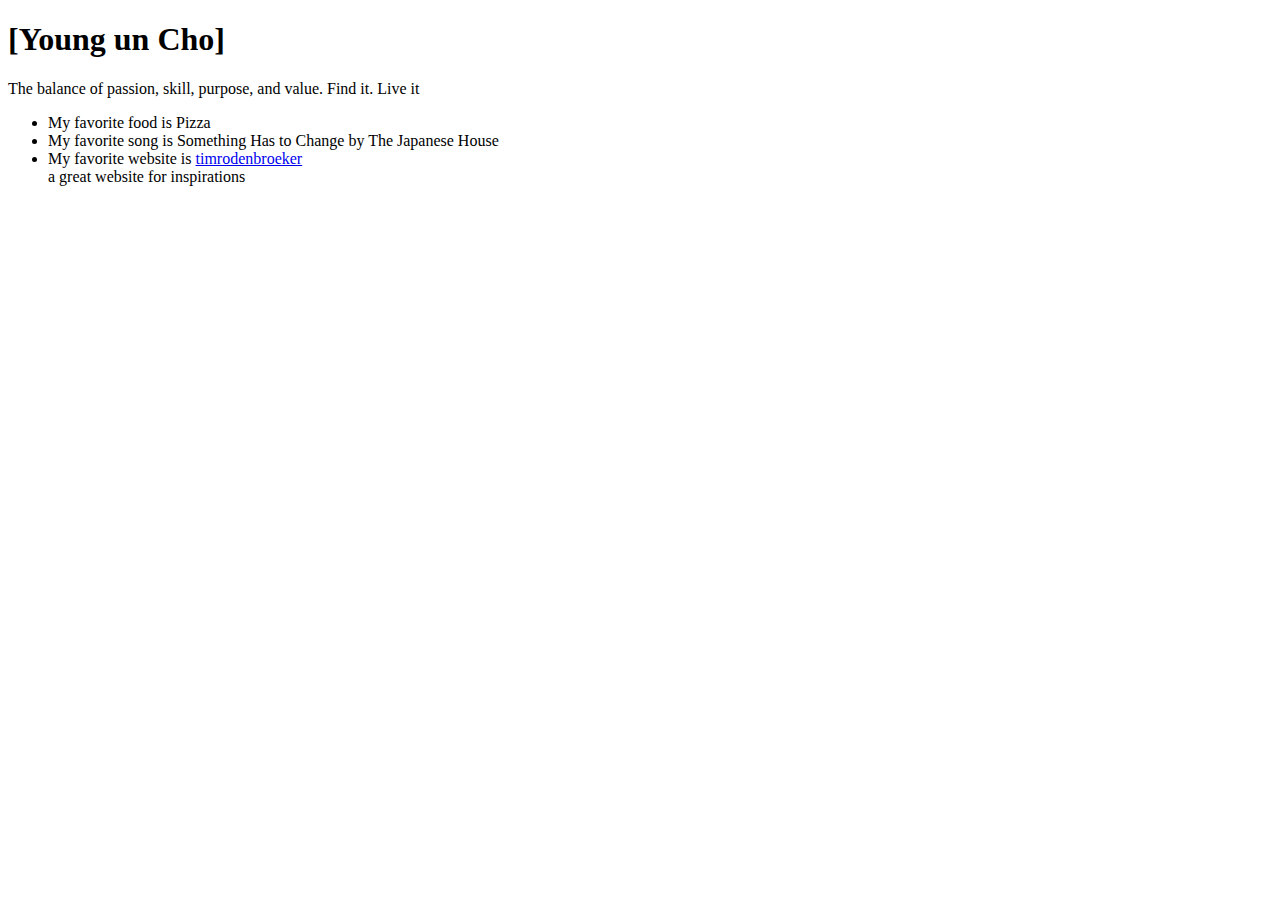
<file: index.html>
<!DOCTYPE html>
<html>

<head>
  <title>[Young un Cho]</title>
  <meta charset="utf-8" />
</head>

<body>

  <!-- this is where my code is-->
  <div id="grid">
    <div id="left-column" class="scroll">  

      <!-- my favorite pokemon -->
      <!-- <img src="https://archives.bulbagarden.net/media/upload/2/24/Spr_2c_054.png" alt="Psyduck" /> -->

      <!-- about me-->
      <h1>[Young un Cho]</h1>  
      <p class="desc">The balance of passion, skill, purpose, and value. Find it. Live it</p>
      <ul>
        <li>My favorite food is Pizza</li>
        <li>My favorite song is Something Has to Change by The Japanese House</li>
        <li>My favorite website is <a href="https://timrodenbroeker.de/category/all/">timrodenbroeker</a></li>a great website for inspirations
      </ul>

    </div>
  </div>
</body>
</html>
</file>
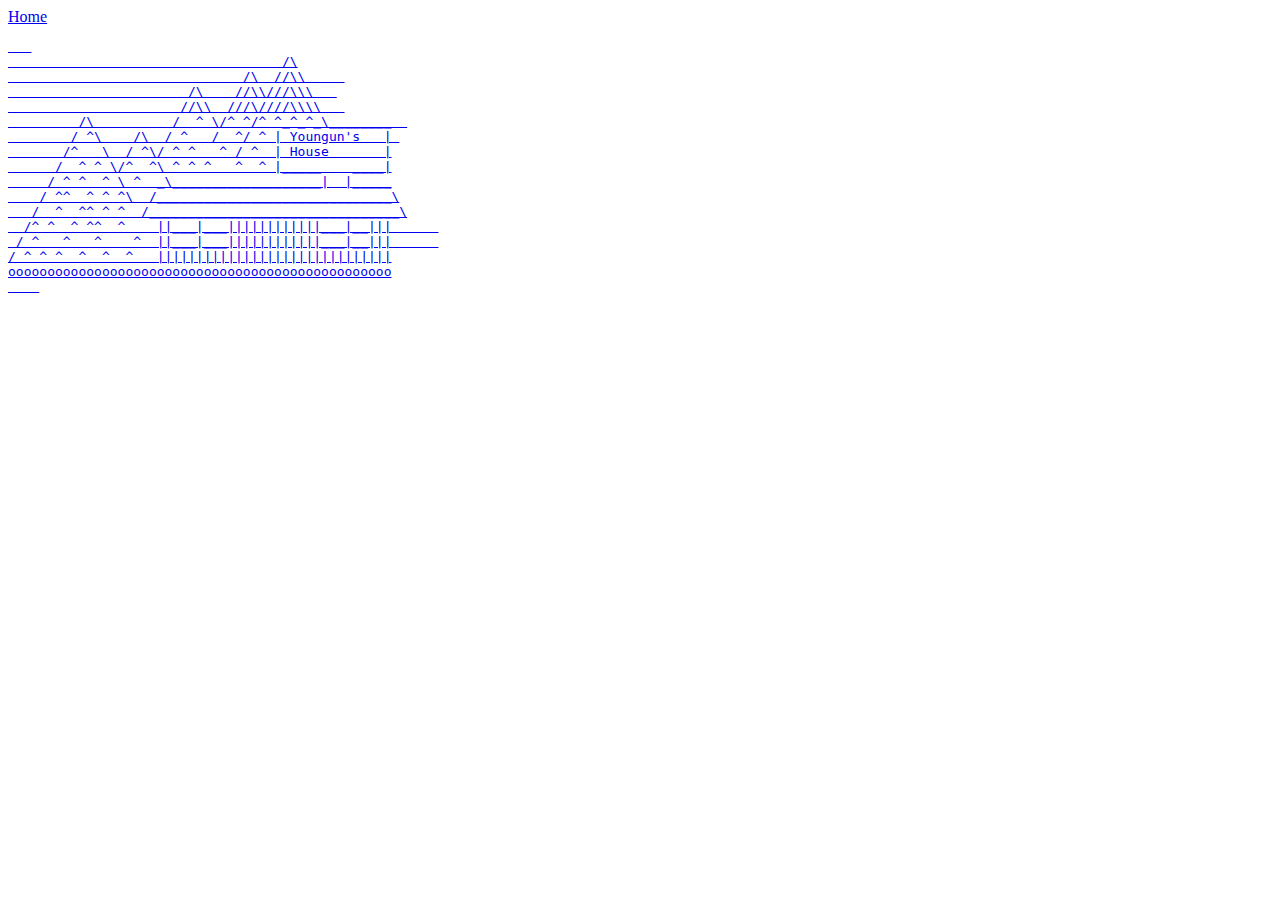
<file: ascii_town/exterior-younguncho.html>
<!DOCTYPE html>
<html>
  <head>
        <title>Ascii Town: Young un Cho</title>
        <meta charset="utf-8">
  </head>
  <body>
      <a href=”../index.html”>Home</a>
  <a href=”exterior-younguncho.html”>
    <pre>
   
                                   /\
                              /\  //\\     
                       /\    //\\///\\\   
                      //\\  ///\////\\\\   
         /\          /  ^ \/^ ^/^ ^_^_^_\________  
        / ^\    /\  / ^   /  ^/ ^ | Youngun's   | 
       /^   \  / ^\/ ^ ^   ^ / ^  | House       |
      /  ^ ^ \/^  ^\ ^ ^ ^   ^  ^ |_____    ____|
     / ^ ^  ^ \ ^  _\___________________|  |_____
    / ^^  ^ ^ ^\  /______________________________\
   /  ^  ^^ ^ ^  /________________________________\
  /^ ^  ^ ^^  ^    ||___|___||||||||||||___|__|||      
 / ^   ^   ^    ^  ||___|___||||||||||||___|__|||      
/ ^ ^ ^  ^  ^  ^   ||||||||||||||||||||||||||||||
ooooooooooooooooooooooooooooooooooooooooooooooooo
    </pre>
  </a>
  </body>
</html>
</file>
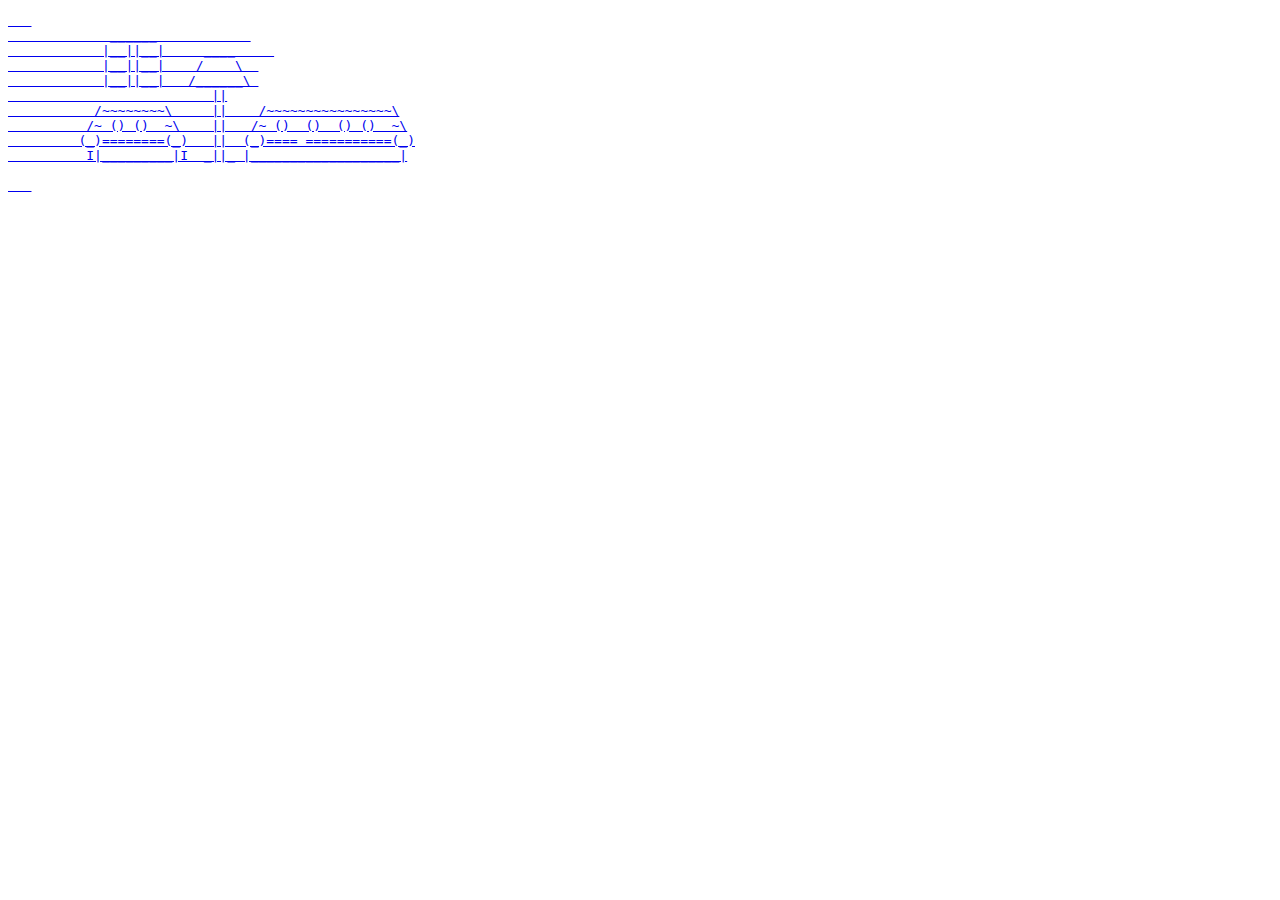
<file: ascii_town/interior-younguncho.html>
<!DOCTYPE html>
<html>
  <head>
        <title>Ascii Town: Young un Cho</title>
  </head>
  <body>
  <a href=”exterior-younguncho.html”>
    <pre>
   
             ______            
            |__||__|     ____     
            |__||__|    /    \  
            |__||__|   /______\ 
                          ||
           /~~~~~~~~\     ||    /~~~~~~~~~~~~~~~~\
          /~ () ()  ~\    ||   /~ ()  ()  () ()  ~\
         (_)========(_)   ||  (_)==== ===========(_)
          I|_________|I  _||_ |___________________|

   </pre>
  </a>
  </body>
</html>
</file>
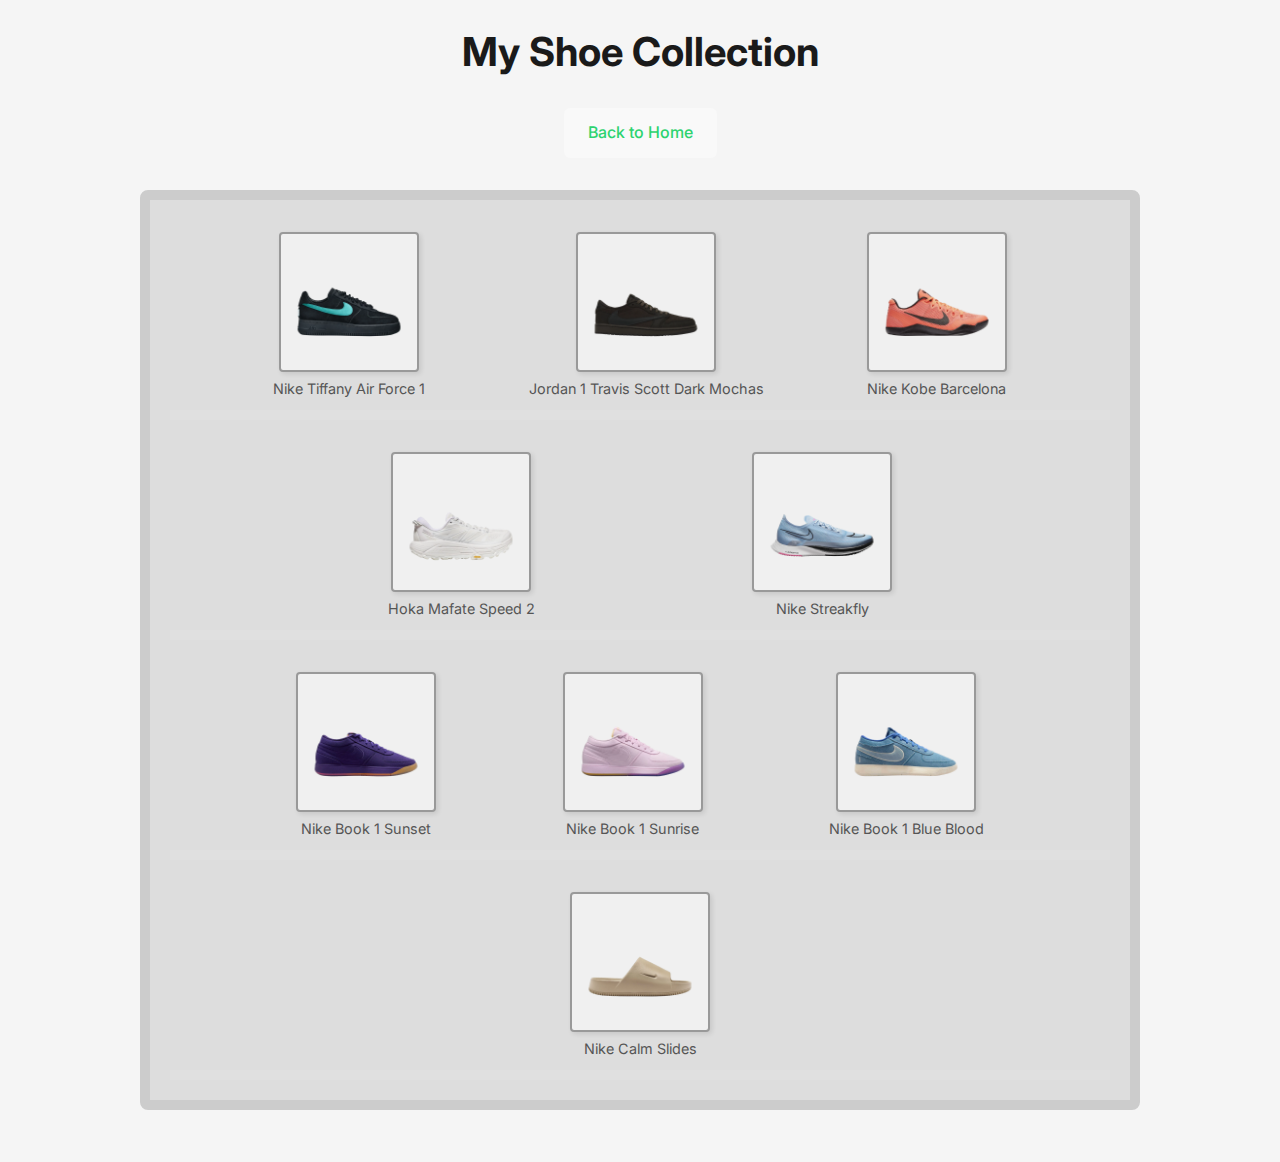
<file: code_my_shelf/cms.html>
<!DOCTYPE html>
<html lang="en">
<head>
  <title> My Shoe Collection</title>
  <meta charset="UTF-8">
  <meta name="viewport" content="width=device-width, initial-scale=1.0">
  <link rel="stylesheet" type="text/css" href="../assets/cms_style.css">
  <link href="https://fonts.googleapis.com/css2?family=Inter:wght@400;500;700&display=swap" rel="stylesheet">
</head>
<body>
  <div class="container">
    <h1>My Shoe Collection</h1>
    <a href="../index.html" class="btn">Back to Home</a>
    <div id="shoecase">
      <div class="shelf">
        <div class="shoe">
          <img src="af1_tiffany.webp" alt="Tiffany Force 1">
          <span>Nike Tiffany Air Force 1</span>
        </div>
        <div class="shoe">
          <img src="jordan_travis.webp" alt="Scott Dark Mochas">
          <span>Jordan 1 Travis Scott Dark Mochas</span>
        </div>
        <div class="shoe">
          <img src="kobe_barcelona.webp" alt="Kobe Barcelona">
          <span>Nike Kobe Barcelona</span>
        </div>
      </div>
      <div class="shelf">
        <div class="shoe">
          <img src="hoka_mafate.webp" alt="Hoka Mafate">
          <span>Hoka Mafate Speed 2</span>
        </div>
        <div class="shoe">
          <img src="nike_streakfly.webp" alt="Nike Streakfly">
          <span>Nike Streakfly</span>
        </div>
      </div>
      <div class="shelf">
        <div class="shoe">
          <img src="book_purple.webp" alt="Book Purple">
          <span>Nike Book 1 Sunset</span>
        </div>
        <div class="shoe">
          <img src="book_pink.webp" alt="Book Sunrise">
          <span>Nike Book 1 Sunrise</span>
        </div>
        <div class="shoe">
          <img src="book_denim.webp" alt="Book Denim">
          <span>Nike Book 1 Blue Blood</span>
        </div>
      </div>
      <div class="shelf">
        <div class="shoe">
          <img src="nike_slide.webp" alt="Nike Slides">
          <span>Nike Calm Slides</span>
        </div>
      </div>
    </div>
  </div>
</body>
</html>
</file>
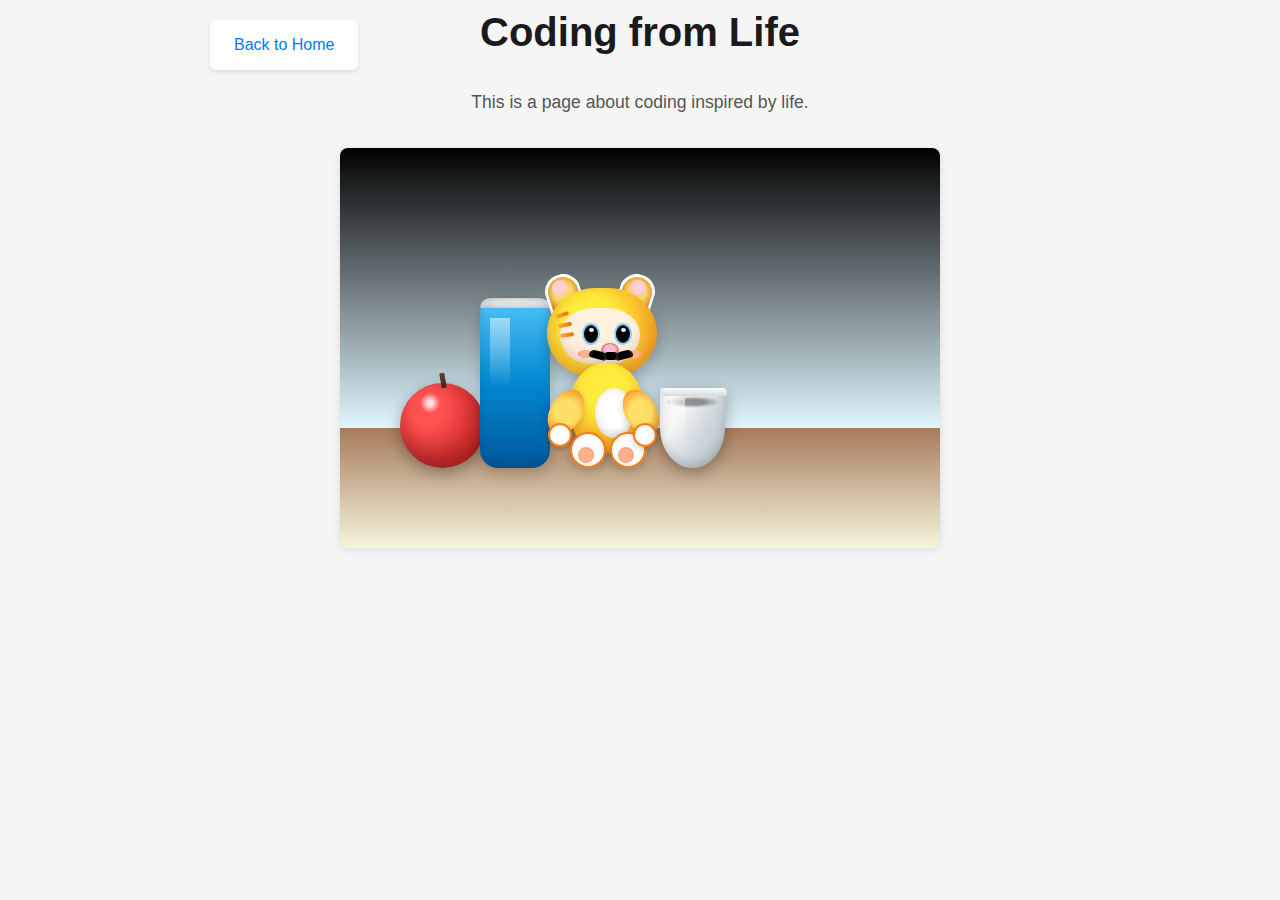
<file: coding_from_life/coding_from_life.html>
<!DOCTYPE html>
<html lang="en">
<head>
  <title>Coding from Life</title>
  <meta charset="UTF-8">
  <meta name="viewport" content="width=device-width, initial-scale=1.0">
  <link rel="stylesheet" type="text/css" href="../assets/live_coding_style.css">
  <script type="text/javascript">
    var gk_isXlsx = false;
    var gk_xlsxFileLookup = {};
    var gk_fileData = {};
    function filledCell(cell) {
      return cell !== '' && cell != null;
    }
    function loadFileData(filename) {
      if (gk_isXlsx && gk_xlsxFileLookup[filename]) {
        try {
          var workbook = XLSX.read(gk_fileData[filename], { type: 'base64' });
          var firstSheetName = workbook.SheetNames[0];
          var worksheet = workbook.Sheets[firstSheetName];
          var jsonData = XLSX.utils.sheet_to_json(worksheet, { header: 1, blankrows: false, defval: '' });
          var filteredData = jsonData.filter(row => row.some(filledCell));
          var headerRowIndex = filteredData.findIndex((row, index) =>
            row.filter(filledCell).length >= filteredData[index + 1]?.filter(filledCell).length
          );
          if (headerRowIndex === -1 || headerRowIndex > 25) {
            headerRowIndex = 0;
          }
          var csv = XLSX.utils.aoa_to_sheet(filteredData.slice(headerRowIndex));
          csv = XLSX.utils.sheet_to_csv(csv, { header: 1 });
          return csv;
        } catch (e) {
          console.error(e);
          return "";
        }
      }
      return gk_fileData[filename] || "";
    }
  </script>
</head>
<body>
  <header class="container">
    <a href="../index.html" class="btn">Back to Home</a>
  </header>
  <main class="container">
    <h1>Coding from Life</h1>
    <p>This is a page about coding inspired by life.</p>
    <div class="scene">
      <div class="apple"></div>
      <div class="can"></div>
      <div class="cup">
        <div class="interior"></div>
      </div>
      <div class="cat-mario">
        <div class="ear left"></div>
        <div class="ear right"></div>
        <div class="inner-ear left"></div>
        <div class="inner-ear right"></div>
        <div class="head"></div>
        <div class="stripe one"></div>
        <div class="stripe two"></div>
        <div class="stripe three"></div>
        <div class="face"></div>
        <div class="eye left"></div>
        <div class="eye right"></div>
        <div class="pupil left"></div>
        <div class="pupil right"></div>
        <div class="nose"></div>
        <div class="mustache">
          <div class="center"></div>
        </div>
        <div class="cheek left"></div>
        <div class="cheek right"></div>
        <div class="body"></div>
        <div class="belly"></div>
        <div class="arm left"></div>
        <div class="arm right"></div>
        <div class="hand left"></div>
        <div class="hand right"></div>
        <div class="leg left"></div>
        <div class="leg right"></div>
        <div class="footpad left"></div>
        <div class="footpad right"></div>
      </div>
    </div>
  </main>
</body>
</html>
</file>
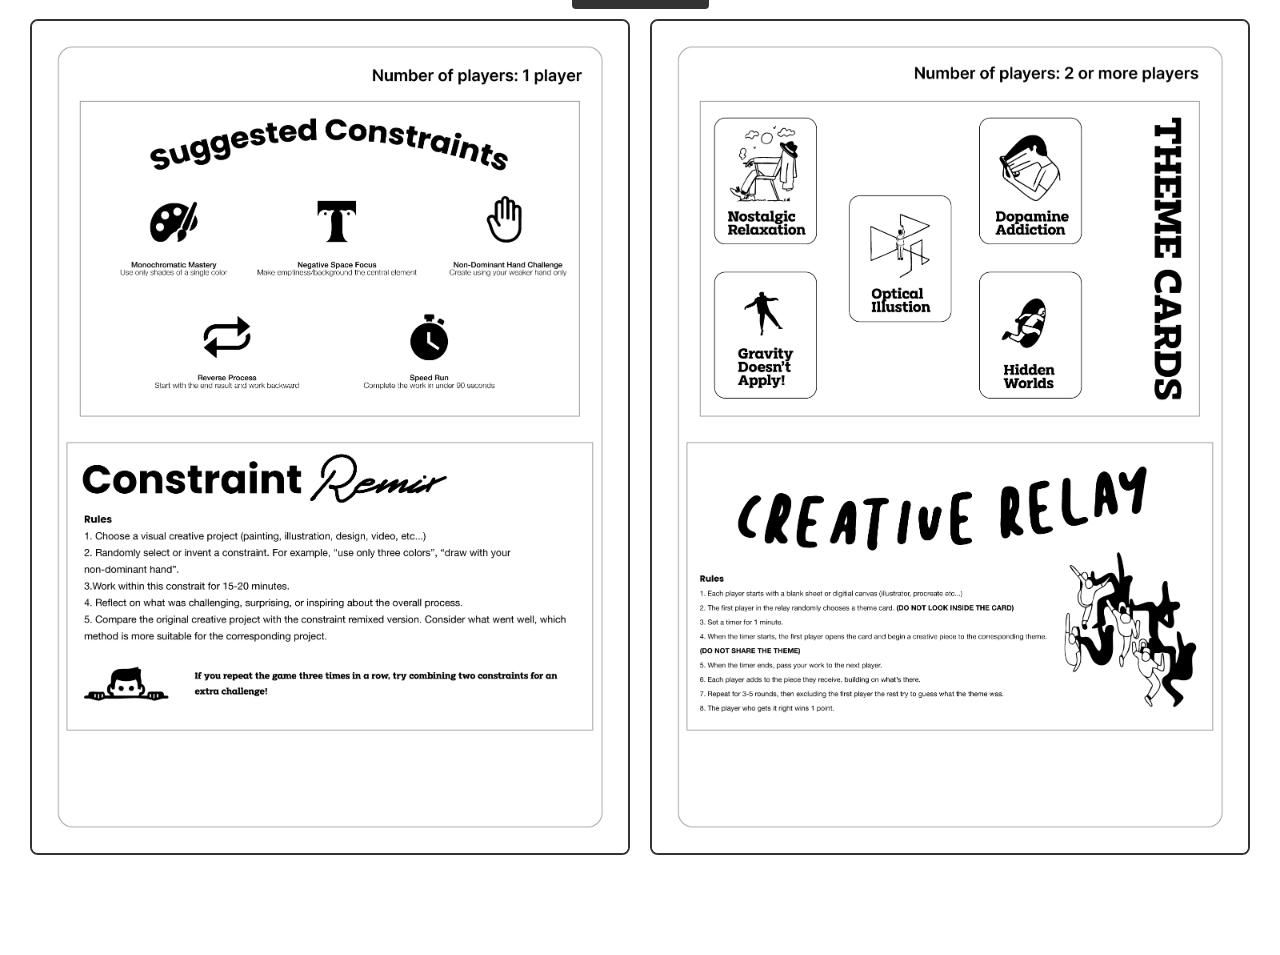
<file: project_3/p3.html>
<!DOCTYPE html>
<html lang="en">
<head>
  <title>Project 3: Game Cards</title>
  <meta charset="UTF-8">
  <meta name="viewport" content="width=device-width, initial-scale=1.0">
  <link rel="stylesheet" type="text/css" href="../assets/style.css">
  <link href="https://fonts.googleapis.com/css2?family=Inter:wght@400;500;700&family=Playfair+Display:wght@400;700&display=swap" rel="stylesheet">
  <style>
    body {
      margin: 0;
      min-height: 100vh;
      display: flex;
      flex-direction: column;
      justify-content: center;
      align-items: center;
      transform: translateY(-100px);
    }
    .game-cards-container {
      display: flex;
      flex-direction: row;
      justify-content: center;
      align-items: center;
      gap: 20px;
      padding: 0px;
      max-width: 100vw;
      box-sizing: border-box;
    }
    .game-card {
      width: 70%;
      max-width: 600px;
      height: auto;
      border: 2px solid #333;
      border-radius: 8px;
      object-fit: contain;
    }
    header {
      text-align: center;
      padding: 0px;
    }
    .cursive {
      font-family: 'Playfair Display', serif;
    }
    .back-button {
      display: inline-block;
      margin: 10px 0;
      padding: 8px 16px;
      background-color: #333;
      color: #fff;
      text-decoration: none;
      font-family: 'Inter', sans-serif;
      font-size: 1rem;
      border-radius: 4px;
      transition: background-color 0.3s;
    }
    .back-button:hover {
      background-color: #555;
    }
  </style>
</head>
<body>
  <header class="container">
    <h1><span class="cursive">Game Cards</span></h1>
    <a href="../index.html" class="back-button">Back to Home</a>
  </header>
  <main class="container">
    <section class="game-cards-container">
      <img src="game_1.png" alt="Game Card 1" class="game-card">
      <img src="game_2.png" alt="Game Card 2" class="game-card">
    </section>
  </main>
</body>
</html>
</file>
<file: assets/style.css>
* {
	margin:  0px;
	padding:  0px;
	box-sizing: border-box;
}

/* adjusting fonts */

body {
	font-family: -apple-system, BlinkMacSystemFont, helvetica, arial, sans-serif;
	transition: background 500ms ease;
}

p, li {
	font-size:  22px;
	line-height: 30px;
}

/* adjusting spacing */

#left-column {
	padding: 20px;
}

h1, p {
	margin-bottom:  20px;
}

ul, ol {
	margin-left: 20px;
}

img {
	max-width: 100%;
	height:  auto;
}

/* uncomment the code below to set the grid */

/*#grid {
	display: grid;
	grid-template-columns: 1fr 1fr;
}

body {
	overflow: hidden;
}

.scroll {
	padding:  20px;
	overflow: scroll;
	height: 100vh;
}

#left-column {
}

#right-column {
	background: #333;
}*/
</file>
<file: assets/cms_style.css>
/* Reset default styles */
* {
  margin: 0;
  padding: 0;
  box-sizing: border-box;
}

/* Base styles */
body {
  font-family: 'Inter', -apple-system, BlinkMacSystemFont, sans-serif;
  line-height: 1.6;
  color: #333;
  background-color: #f5f5f5;
  padding: 20px 0;
}

/* Container */
.container {
  max-width: 1200px;
  margin: 0 auto;
  padding: 0 20px;
  text-align: center;
}

/* Heading */
h1 {
  font-size: 2.5rem;
  font-weight: 700;
  color: #1a1a1a;
  margin-bottom: 1.5rem;
}

/* Back button */
.btn {
  display: inline-block;
  padding: 0.75rem 1.5rem;
  background-color: #f9f9f9;
  color: #2dd36f;
  text-decoration: none;
  border-radius: 6px;
  font-weight: 500;
  transition: background-color 0.3s ease, transform 0.3s ease;
  margin-bottom: 2rem;
}

.btn:hover {
  background-color: #e0e0e0;
  transform: translateY(-2px);
}

/* Shoe display case */
#shoecase {
  width: 100%;
  max-width: 1000px;
  height: auto;
  min-height: 600px;
  display: grid;
  grid-template-columns: 1fr;
  grid-template-rows: repeat(4, auto);
  gap: 20px;
  justify-content: center;
  border: 10px solid #ccc;
  background: #ddd;
  padding: 20px;
  border-radius: 8px;
  margin: 0 auto 2rem;
}

/* Shelf */
.shelf {
  width: 100%;
  display: flex;
  flex-direction: row;
  justify-content: space-evenly;
  align-items: flex-end;
  border-bottom: 10px solid #e0e0e0;
  padding: 10px 0;
  min-height: 200px;
}

/* Shoe container */
.shoe {
  display: flex;
  flex-direction: column;
  align-items: center;
  text-align: center;
}

/* Shoe images */
.shoe img {
  width: 140px;
  height: 140px;
  object-fit: contain;
  border: 2px solid #999;
  border-radius: 4px;
  box-shadow: 2px 2px 5px rgba(0, 0, 0, 0.1);
  transition: transform 0.3s ease;
  background-color: #f0f0f0; /* Fallback background if image fails to load */
  display: block; /* Ensure image is visible */
}

/* Debugging: Highlight if image fails to load */
.shoe img:not([src]) {
  background-color: #ff0000; /* Red background if src fails */
}

.shoe img:hover {
  transform: translateY(-5px);
}

/* Shoe labels */
.shoe span {
  margin-top: 5px;
  font-size: 0.9rem;
  color: #555;
}

/* Responsive design */
@media (max-width: 768px) {
  h1 {
    font-size: 2rem;
  }

  .btn {
    padding: 0.5rem 1rem;
  }

  #shoecase {
    max-width: 800px;
    min-height: 500px;
    gap: 15px;
    padding: 15px;
    border-width: 8px;
  }

  .shelf {
    border-bottom-width: 8px;
    padding: 8px 0;
    min-height: 160px;
  }

  .shoe img {
    width: 110px;
    height: 110px;
  }

  .shoe span {
    font-size: 0.8rem;
  }
}

@media (max-width: 480px) {
  .container {
    padding: 0 15px;
  }

  h1 {
    font-size: 1.8rem;
  }

  .btn {
    padding: 0.4rem 0.8rem;
    font-size: 0.9rem;
  }

  #shoecase {
    max-width: 100%;
    min-height: 400px;
    gap: 10px;
    padding: 10px;
    border-width: 6px;
  }

  .shelf {
    border-bottom-width: 6px;
    padding: 6px 0;
    min-height: 130px;
  }

  .shoe img {
    width: 80px;
    height: 80px;
  }

  .shoe span {
    font-size: 0.7rem;
  }
}
</file>
<file: assets/live_coding_style.css>
/* Reset default styles for consistency */
* {
  margin: 0;
  padding: 0;
  box-sizing: border-box;
}

/* Base styles */
body {
  font-family: -apple-system, BlinkMacSystemFont, 'Segoe UI', Roboto, sans-serif;
  line-height: 1.6;
  color: #333;
  background-color: #f5f5f5;
  scroll-behavior: smooth;
}

/* Container for centering content */
.container {
  max-width: 900px;
  margin: 0 auto;
  padding: 0 20px;
}

/* Header */
header {
  padding: 2rem 0;
  position: relative;
  background-color: #fff;
  box-shadow: 0 2px 4px rgba(0, 0, 0, 0.05);
}

/* Back button */
.btn {
  display: inline-block;
  padding: 0.75rem 1.5rem;
  background-color: #fff;
  color: #007bff;
  text-decoration: none;
  border-radius: 6px;
  font-weight: 500;
  box-shadow: 0 2px 4px rgba(0, 0, 0, 0.1);
  transition: background-color 0.3s ease, transform 0.3s ease;
  position: absolute;
  top: 20px;
  left: 20px;
  z-index: 10;
}

.btn:hover {
  background-color: #f0f0f0;
  transform: translateY(-2px);
}

/* Main content */
main {
  padding: 4rem 0;
  text-align: center;
}

main h1 {
  font-size: 2.5rem;
  font-weight: 700;
  color: #1a1a1a;
  margin-bottom: 1.5rem;
}

main p {
  font-size: 1.1rem;
  color: #555;
  max-width: 600px;
  margin: 0 auto 2rem;
}

/* Scene container */
.scene {
  position: relative;
  width: 600px;
  height: 400px;
  margin: 2rem auto;
  background: linear-gradient(to bottom, #000000 0%, #E0F6FF 70%, #A67B5B 60%, #F5F5DC 100%); /* Sky to ground */
  border-radius: 8px;
  box-shadow: 0 2px 8px rgba(0, 0, 0, 0.1);
}

/* Apple */
.apple {
  position: absolute;
  left: 60px;
  top: 235px;
  width: 85px;
  height: 85px;
  background: radial-gradient(circle at 30% 30%, #ff5252 20%, #d32f2f 60%, #b71c1c 100%);
  border-radius: 50%;
  z-index: 1;
  box-shadow: 0 5px 15px rgba(0, 0, 0, 0.3), inset 0 -10px 20px rgba(0, 0, 0, 0.2);
}

.apple::after {
  content: '';
  position: absolute;
  width: 20px;
  height: 20px;
  background: radial-gradient(circle, rgba(255, 255, 255, 0.8) 20%, transparent 70%);
  top: 10px;
  left: 20px;
  border-radius: 50%;
}

.apple::before {
  content: '';
  position: absolute;
  width: 5px;
  height: 15px;
  background: linear-gradient(to bottom, #5d4037, #3e2723);
  top: -10px;
  left: 50%;
  transform: translateX(-50%) rotate(-10deg);
}

/* Pocari Sweat Can */
.can {
  position: absolute;
  left: 140px;
  top: 150px;
  width: 70px;
  height: 170px;
  background: linear-gradient(to bottom, #4fc3f7 0%, #0288d1 50%, #01579b 100%);
  border-radius: 18px;
  z-index: 2;
  box-shadow: 0 5px 15px rgba(0, 0, 0, 0.2), inset 0 -5px 10px rgba(0, 0, 0, 0.1);
}

.can::before {
  content: '';
  position: absolute;
  width: 70px;
  height: 10px;
  background: radial-gradient(ellipse at center, #e0e0e0 40%, #b0bec5 100%);
  top: 0;
  left: 0px;
  border-radius: 18px 18px 0 0;
}

.can::after {
  content: '';
  position: absolute;
  width: 20px;
  height: 100px;
  background: linear-gradient(to bottom, rgba(255, 255, 255, 0.5) 0%, transparent 70%);
  top: 20px;
  left: 10px;
}

/* Steel Cup */
.cup {
  position: absolute;
  left: 320px;
  top: 240px;
  width: 65px;
  height: 80px;
  background: linear-gradient(120deg, #f5f5f5 30%, #d0d9dd 60%, #b0bec5 100%);
  border-radius: 0 0 40px 40px / 0 0 50px 50px;
  z-index: 4;
  transform: skew(0deg, 0deg);
  box-shadow: 0 5px 15px rgba(0, 0, 0, 0.3), inset 0 -5px 10px rgba(0, 0, 0, 0.15);
}

.cup::before {
  content: '';
  position: absolute;
  width: 65px;
  height: 8px;
  background: linear-gradient(to bottom, #ffffff, #d0d9dd);
  top: 0px;
  left:2px;
  border-radius: 5px 5px 0 0;
}

.cup::after {
  content: '';
  position: absolute;
  width: 15px;
  height: 60px;
  background: linear-gradient(to bottom, rgba(255, 255, 255, 0.6) 0%, transparent 70%);
  top: 10px;
  left: 10px;
}

.cup .interior {
  position: absolute;
  width: 55px;
  height: 12px;
  background: radial-gradient(ellipse at center, rgba(0, 0, 0, 0.4) 30%, transparent 70%);
  top: 8px;
  left: 5px;
}

/* Cat Mario */
.cat-mario {
  position: absolute;
  left: 180px;
  top: 130px;
  width: 185px;
  height: 190px;
  z-index: 3;
}

/* Ears */
.ear {
  position: absolute;
  width: 36px;
  height: 36px;
  background: radial-gradient(circle, #ffe066 40%, #f57f17 100%);
  border-radius: 60% 60% 0 0;
  top: -4px;
  z-index: 3;
  border: 3px solid #fff;
  border-bottom: none;
  box-shadow: inset 0 -4px 8px rgba(0, 0, 0, 0.2);
}

.ear.left { left: 25px; transform: rotate(-18deg); }
.ear.right { left: 99px; transform: rotate(18deg); }

.inner-ear {
  position: absolute;
  width: 16px;
  height: 16px;
  background: radial-gradient(circle, #ffd1d1 50%, #f8bbd0 100%);
  border-radius: 50%;
  top: 2px;
  z-index: 4;
}

.inner-ear.left { left: 32px; }
.inner-ear.right { left: 110px; }

/* Head */
.head {
  position: absolute;
  left: 27px;
  top: 10px;
  width: 110px;
  height: 90px;
  background: radial-gradient(circle at 40% 40%, #ffeb3b 30%, #f57f17 100%);
  border-radius: 60px / 55px;
  z-index: 4;
  box-shadow: 0 5px 15px rgba(0, 0, 0, 0.2), inset 0 -10px 20px rgba(0, 0, 0, 0.1);
}

/* Face */
.face {
  position: absolute;
  left: 40px;
  top: 30px;
  width: 80px;
  height: 56px;
  background: linear-gradient(to bottom, #fff3e0 40%, #ffe5d0 100%);
  border-radius: 45px 45px 40px 40px / 35px 35px 40px 40px;
  z-index: 5;
  box-shadow: inset 0 -5px 10px rgba(0, 0, 0, 0.1);
}

/* Eyes */
.eye {
  position: absolute;
  width: 18px;
  height: 22px;
  background: radial-gradient(circle, #000000 50%, #333333 100%);
  border-radius: 50%;
  top: 45px;
  z-index: 6;
  border: 2px solid #81d4fa;
}

.eye.left { left: 62px; }
.eye.right { left: 94px; }

.eye::after {
  content: '';
  position: absolute;
  width: 5px;
  height: 4px;
  background: radial-gradient(circle, #ffffff 50%, #e0e0e0 100%);
  border-radius: 50%;
  top: 3px;
  left: 5px;
}

/* Nose */
.nose {
  position: absolute;
  width: 18px;
  height: 14px;
  background: radial-gradient(circle, #f8bbd0 50%, #ec407a 100%);
  border-radius: 50%;
  top: 65px;
  left: 81px;
  z-index: 8;
  border: 1.5px solid #b78a6b;
}

/* Mustache */
.mustache {
  position: absolute;
  width: 40px;
  height: 10px;
  top: 72px;
  left: 71px;
  z-index: 9;
}

.mustache::before,
.mustache::after {
  content: '';
  position: absolute;
  width: 18px;
  height: 8px;
  background: radial-gradient(circle, #000000 50%, #333333 100%);
  border-radius: 10px 10px 5px 5px;
  top: 1px;
}

.mustache::before {
  left: -2px;
  transform: rotate(15deg);
}

.mustache::after {
  right: -2px;
  transform: rotate(-15deg);
}

.mustache .center {
  position: absolute;
  width: 14px;
  height: 8px;
  background: radial-gradient(circle, #000000 50%, #333333 100%);
  border-radius: 5px;
  top: 2px;
  left: 50%;
  transform: translateX(-50%);
  z-index: 10;
}

/* Cheek blush */
.cheek {
  position: absolute;
  width: 14px;
  height: 8px;
  background: radial-gradient(circle, #ffb08c 50%, #ff8a65 100%);
  border-radius: 50%;
  top: 72px;
  z-index: 8;
}

.cheek.left { left: 58px; }
.cheek.right { left: 108px; }

/* Stripes */
.stripe {
  position: absolute;
  width: 14px;
  height: 4px;
  background: linear-gradient(to right, #f9b233, #ef6c00);
  border-radius: 2px;
  z-index: 10;
}

.stripe.one { left: 35px; top: 35px; transform: rotate(-18deg); }
.stripe.two { left: 38px; top: 45px; transform: rotate(-12deg); }
.stripe.three { left: 40px; top: 55px; transform: rotate(-8deg); }

/* Body */
.body {
  position: absolute;
  left: 49px;
  top: 85px;
  width: 75px;
  height: 90px;
  background: radial-gradient(circle at 50% 30%, #ffeb3b 30%, #f57f17 100%);
  border-radius: 40px / 50px;
  z-index: 5;
  box-shadow: 0 5px 15px rgba(0, 0, 0, 0.2);
}

/* Belly */
.belly {
  position: absolute;
  left: 75px;
  top: 110px;
  width: 38px;
  height: 50px;
  background: radial-gradient(circle, #ffffff 50%, #eeeeee 100%);
  border-radius: 50%;
  z-index: 6;
  box-shadow: inset 0 -5px 10px rgba(0, 0, 0, 0.1);
}

/* Arms */
.arm {
  position: absolute;
  width: 32px;
  height: 48px;
  background: radial-gradient(circle, #ffe066 40%, #f57f17 100%);
  border-radius: 50%;
  top: 110px;
  z-index: 6;
  box-shadow: 0 3px 10px rgba(0, 0, 0, 0.2);
}

.arm.left { left: 30px; transform: rotate(30deg); }
.arm.right { left: 105px; transform: rotate(-30deg); }

/* Hands */
.hand {
  position: absolute;
  width: 24px;
  height: 24px;
  background: radial-gradient(circle, #ffffff 50%, #eeeeee 100%);
  border-radius: 50%;
  top: 145px;
  z-index: 7;
  border: 2px solid #f57f17;
  box-shadow: 0 2px 5px rgba(0, 0, 0, 0.2);
}

.hand.left { left: 28px; }
.hand.right { left: 113px; }

/* Legs */
.leg {
  position: absolute;
  width: 36px;
  height: 36px;
  background: radial-gradient(circle, #ffffff 50%, #eeeeee 100%);
  border-radius: 50%;
  top: 154px;
  z-index: 6;
  border: 2px solid #f57f17;
  box-shadow: 0 3px 10px rgba(0, 0, 0, 0.2);
}

.leg.left { left: 50px; }
.leg.right { left: 90px; }

/* Footpads */
.footpad {
  position: absolute;
  width: 16px;
  height: 16px;
  background: radial-gradient(circle, #ffb08c 50%, #ff8a65 100%);
  border-radius: 50%;
  top: 169px;
  z-index: 7;
}

.footpad.left { left: 58px; }
.footpad.right { left: 98px; }

/* Responsive design */
@media (max-width: 768px) {
  header {
    padding: 1.5rem 0;
  }

  main {
    padding: 2rem 0;
  }

  main h1 {
    font-size: 2rem;
  }

  main p {
    font-size: 1rem;
  }

  .btn {
    top: 15px;
    left: 15px;
    padding: 0.5rem 1rem;
  }

  .scene {
    width: 100%;
    max-width: 500px;
    height: 350px;
    margin: 1rem auto;
  }

  .apple {
    left: 40px;
    top: 210px;
    width: 70px;
    height: 70px;
  }

  .apple::after {
    width: 15px;
    height: 15px;
    top: 8px;
    left: 15px;
  }

  .apple::before {
    width: 4px;
    height: 12px;
    top: -8px;
  }

  .can {
    left: 90px;
    top: 130px;
    width: 60px;
    height: 140px;
  }

  .can::before {
    width: 60px;
    height: 8px;
  }

  .can::after {
    width: 15px;
    height: 80px;
    top: 15px;
    left: 8px;
  }

  .cup {
    left: 280px;
    top: 220px;
    width: 55px;
    height: 70px;
  }

  .cup::before {
    width: 55px;
    height: 6px;
  }

  .cup::after {
    width: 12px;
    height: 50px;
    top: 8px;
    left: 8px;
  }

  .cup .interior {
    width: 45px;
    height: 10px;
    top: 6px;
    left: 5px;
  }

  .cat-mario {
    left: 150px;
    top: 110px;
    width: 160px;
    height: 170px;
  }

  .ear {
    width: 32px;
    height: 32px;
    top: -3px;
  }

  .ear.left { left: 12px; }
  .ear.right { left: 85px; }

  .inner-ear {
    width: 14px;
    height: 14px;
    top: 2px;
  }

  .inner-ear.left { left: 22px; }
  .inner-ear.right { left: 95px; }

  .head {
    left: 18px;
    top: 8px;
    width: 100px;
    height: 80px;
  }

  .face {
    left: 35px;
    top: 25px;
    width: 70px;
    height: 50px;
  }

  .eye {
    width: 16px;
    height: 20px;
    top: 40px;
  }

  .eye.left { left: 50px; }
  .eye.right { left: 82px; }

  .eye::after {
    width: 3px;
    height: 3px;
    top: 8px;
    left: 10px;
  }

  .nose {
    width: 16px;
    height: 12px;
    top: 58px;
    left: 72px;
  }

  .mustache {
    width: 35px;
    top: 65px;
    left: 62px;
  }

  .mustache::before,
  .mustache::after {
    width: 16px;
    height: 7px;
    top: 1px;
  }

  .mustache .center {
    width: 12px;
    height: 7px;
    top: 2px;
  }

  .cheek {
    width: 12px;
    height: 7px;
    top: 65px;
  }

  .cheek.left { left: 50px; }
  .cheek.right { left: 95px; }

  .stripe {
    width: 12px;
    height: 3px;
  }

  .stripe.one { left: 30px; top: 30px; }
  .stripe.two { left: 32px; top: 38px; }
  .stripe.three { left: 34px; top: 46px; }

  .body {
    left: 45px;
    top: 75px;
    width: 65px;
    height: 80px;
  }

  .belly {
    left: 65px;
    top: 95px;
    width: 34px;
    height: 45px;
  }

  .arm {
    width: 28px;
    height: 42px;
    top: 95px;
  }

  .arm.left { left: 25px; }
  .arm.right { left: 90px; }

  .hand {
    width: 20px;
    height: 20px;
    top: 125px;
  }

  .hand.left { left: 24px; }
  .hand.right { left: 98px; }

  .leg {
    width: 32px;
    height: 32px;
    top: 135px;
  }

  .leg.left { left: 45px; }
  .leg.right { left: 80px; }

  .footpad {
    width: 14px;
    height: 14px;
    top: 150px;
  }

  .footpad.left { left: 52px; }
  .footpad.right { left: 88px; }
}

@media (max-width: 480px) {
  .container {
    padding: 0 15px;
  }

  main h1 {
    font-size: 1.8rem;
  }

  main p {
    font-size: 0.9rem;
  }

  .btn {
    top: 10px;
    left: 10px;
    padding: 0.4rem 0.8rem;
    font-size: 0.9rem;
  }

  .scene {
    max-width: 400px;
    height: 300px;
  }

  .apple {
    left: 30px;
    top: 180px;
    width: 60px;
    height: 60px;
  }

  .apple::after {
    width: 12px;
    height: 12px;
    top: 6px;
    left: 12px;
  }

  .apple::before {
    width: 3px;
    height: 10px;
    top: -6px;
  }

  .can {
    left: 70px;
    top: 110px;
    width: 50px;
    height: 120px;
  }

  .can::before {
    width: 50px;
    height: 6px;
  }

  .can::after {
    width: 12px;
    height: 60px;
    top: 12px;
    left: 6px;
  }

  .cup {
    left: 230px;
    top: 190px;
    width: 45px;
    height: 60px;
  }

  .cup::before {
    width: 45px;
    height: 5px;
  }

  .cup::after {
    width: 10px;
    height: 40px;
    top: 6px;
    left: 6px;
  }

  .cup .interior {
    width: 35px;
    height: 8px;
    top: 5px;
    left: 5px;
  }

  .cat-mario {
    left: 120px;
    top: 90px;
    width: 140px;
    height: 150px;
  }

  .ear {
    width: 28px;
    height: 28px;
    top: -2px;
  }

  .ear.left { left: 10px; }
  .ear.right { left: 75px; }

  .inner-ear {
    width: 12px;
    height: 12px;
    top: 1px;
  }

  .inner-ear.left { left: 20px; }
  .inner-ear.right { left: 85px; }

  .head {
    left: 15px;
    top: 6px;
    width: 90px;
    height: 70px;
  }

  .face {
    left: 30px;
    top: 20px;
    width: 60px;
    height: 45px;
  }

  .eye {
    width: 14px;
    height: 18px;
    top: 35px;
  }

  .eye.left { left: 43px; }
  .eye.right { left: 72px; }

  .eye::after {
    width: 2px;
    height: 2px;
    top: 7px;
    left: 9px;
  }

  .nose {
    width: 14px;
    height: 10px;
    top: 50px;
    left: 62px;
  }

  .mustache {
    width: 30px;
    top: 55px;
    left: 54px;
  }

  .mustache::before,
  .mustache::after {
    width: 14px;
    height: 6px;
    top: 1px;
  }

  .mustache .center {
    width: 10px;
    height: 6px;
    top: 2px;
  }

  .cheek {
    width: 10px;
    height: 6px;
    top: 55px;
  }

  .cheek.left { left: 43px; }
  .cheek.right { left: 82px; }

  .stripe {
    width: 10px;
    height: 2px;
  }

  .stripe.one { left: 25px; top: 25px; }
  .stripe.two { left: 27px; top: 32px; }
  .stripe.three { left: 29px; top: 38px; }

  .body {
    left: 40px;
    top: 65px;
    width: 55px;
    height: 70px;
  }

  .belly {
    left: 55px;
    top: 85px;
    width: 30px;
    height: 40px;
  }

  .arm {
    width: 24px;
    height: 36px;
    top: 85px;
  }

  .arm.left { left: 20px; }
  .arm.right { left: 80px; }

  .hand {
    width: 18px;
    height: 18px;
    top: 110px;
  }

  .hand.left { left: 20px; }
  .hand.right { left: 86px; }

  .leg {
    width: 28px;
    height: 28px;
    top: 120px;
  }

  .leg.left { left: 40px; }
  .leg.right { left: 70px; }

  .footpad {
    width: 12px;
    height: 12px;
    top: 130px;
  }

  .footpad.left { left: 46px; }
  .footpad.right { left: 76px; }
}
</file>
